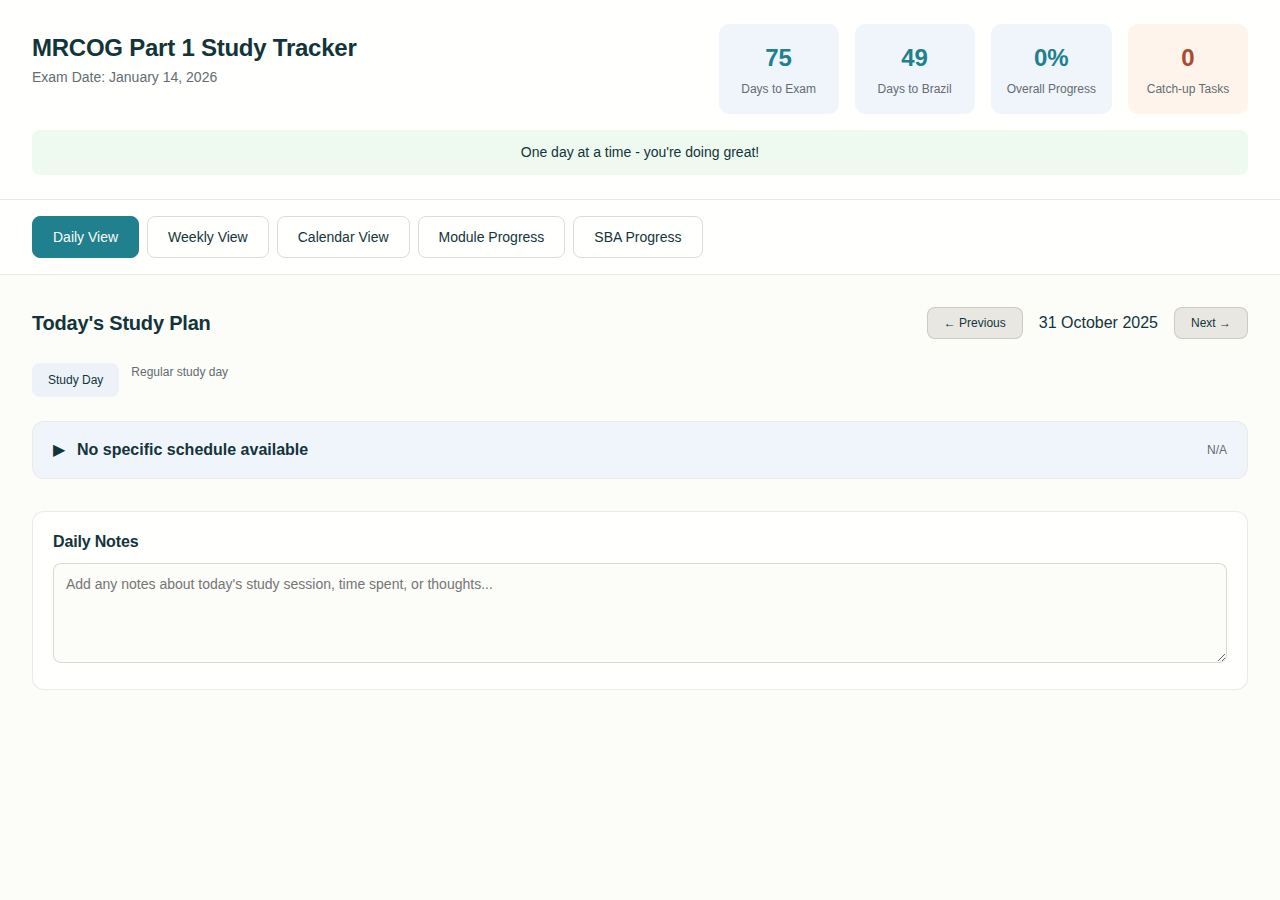
<file: draft/index.html>
<!DOCTYPE html>
<html lang="en">
<head>
    <meta charset="UTF-8">
    <meta name="viewport" content="width=device-width, initial-scale=1.0">
    <title>MRCOG Study Tracker - Jan 14, 2026 Exam</title>
    <link rel="stylesheet" href="style.css">
</head>
<body>
    <div class="app-container">
        <!-- Header with key stats -->
        <header class="app-header">
            <div class="header-content">
                <div class="header-left">
                    <h1>MRCOG Part 1 Study Tracker</h1>
                    <p class="exam-date">Exam Date: January 14, 2026</p>
                </div>
                <div class="header-stats">
                    <div class="stat-card">
                        <div class="stat-value" id="daysUntilExam">--</div>
                        <div class="stat-label">Days to Exam</div>
                    </div>
                    <div class="stat-card">
                        <div class="stat-value" id="daysUntilBrazil">--</div>
                        <div class="stat-label">Days to Brazil</div>
                    </div>
                    <div class="stat-card">
                        <div class="stat-value" id="overallProgress">0%</div>
                        <div class="stat-label">Overall Progress</div>
                    </div>
                    <div class="stat-card catch-up-stat">
                        <div class="stat-value" id="catchUpCount">0</div>
                        <div class="stat-label">Catch-up Tasks</div>
                    </div>
                </div>
            </div>
            <div class="motivational-banner" id="motivationalBanner">
                You've got this - Jan 14 is going to be your day!
            </div>
        </header>

        <!-- Navigation tabs -->
        <nav class="view-tabs">
            <button class="tab-btn active" data-view="daily" onclick="switchView('daily')">
                Daily View
            </button>
            <button class="tab-btn" data-view="weekly" onclick="switchView('weekly')">
                Weekly View
            </button>
            <button class="tab-btn" data-view="calendar" onclick="switchView('calendar')">
                Calendar View
            </button>
            <button class="tab-btn" data-view="modules" onclick="switchView('modules')">
                Module Progress
            </button>
            <button class="tab-btn" data-view="sba" onclick="switchView('sba')">
                SBA Progress
            </button>
        </nav>

        <!-- Main content area -->
        <main class="main-content">
            <!-- Catch-up Queue Panel -->
            <div id="catchUpQueue" class="catch-up-queue-panel">
                <div class="catch-up-header">
                    <h3>⚠️ Catch-up Queue</h3>
                    <button onclick="toggleCatchUpQueue()" class="btn btn--sm btn--secondary" id="toggleCatchUpBtn">Hide</button>
                </div>
                <div id="catchUpContent" class="catch-up-content">
                    <p class="no-catchup">No catch-up tasks! You're all caught up! 🎉</p>
                </div>
            </div>

            <!-- Daily View -->
            <section id="dailyView" class="view-section active">
                <div class="view-header">
                    <h2>Today's Study Plan</h2>
                    <div class="date-navigator">
                        <button onclick="changeDay(-1)" class="nav-btn">← Previous</button>
                        <span id="currentDate" class="current-date">October 31, 2025</span>
                        <button onclick="changeDay(1)" class="nav-btn">Next →</button>
                    </div>
                </div>

                <div class="day-info" id="dayInfo">
                    <span class="day-type-badge" id="dayTypeBadge">Regular Day</span>
                    <span class="work-info" id="workInfo"></span>
                </div>

                <div class="daily-content" id="dailyContent">
                    <!-- Daily tasks will be populated here -->
                </div>

                <div class="revision-resources-section" id="revisionResourcesSection">
                    <h3>📚 Revision Resources for This Week</h3>
                    <div id="revisionResourcesContent">
                        <!-- Revision resources will be populated here -->
                    </div>
                </div>

                <div class="notes-section">
                    <h3>Daily Notes</h3>
                    <textarea id="dailyNotes" placeholder="Add any notes about today's study session, time spent, or thoughts..."></textarea>
                </div>
            </section>

            <!-- Weekly View -->
            <section id="weeklyView" class="view-section">
                <div class="view-header">
                    <h2>Weekly Overview</h2>
                    <div class="week-navigator">
                        <button onclick="changeWeek(-1)" class="nav-btn">← Previous Week</button>
                        <span id="currentWeek" class="current-date">Week of Nov 1</span>
                        <button onclick="changeWeek(1)" class="nav-btn">Next Week →</button>
                    </div>
                </div>
                <div id="weeklyContent" class="weekly-content">
                    <!-- Weekly view will be populated here -->
                </div>
            </section>

            <!-- Calendar View -->
            <section id="calendarView" class="view-section">
                <div class="view-header">
                    <h2>Study Calendar</h2>
                    <div class="month-navigator">
                        <button onclick="changeMonth(-1)" class="nav-btn">← Previous</button>
                        <span id="currentMonth" class="current-date">November 2025</span>
                        <button onclick="changeMonth(1)" class="nav-btn">Next →</button>
                    </div>
                </div>
                <div class="calendar-legend">
                    <span class="legend-item"><span class="legend-color work-day"></span> Work Day</span>
                    <span class="legend-item"><span class="legend-color revision-day"></span> Revision Day</span>
                    <span class="legend-item"><span class="legend-color brazil-trip"></span> Brazil Trip</span>
                    <span class="legend-item"><span class="legend-color exam-day"></span> Exam Day</span>
                </div>
                <div id="calendarContent" class="calendar-grid">
                    <!-- Calendar will be populated here -->
                </div>
            </section>

            <!-- Module Progress View -->
            <section id="modulesView" class="view-section">
                <div class="view-header">
                    <h2>Module Progress Overview</h2>
                </div>
                <div id="modulesContent" class="modules-grid">
                    <!-- Modules will be populated here -->
                </div>
            </section>

            <!-- SBA Progress View -->
            <section id="sbaView" class="view-section">
                <div class="view-header">
                    <h2>SBA Test Progress Tracker</h2>
                    <div class="sba-overview">
                        <span id="sbaCompleted">0</span> / <span id="sbaTotal">46</span> SBA days completed
                    </div>
                </div>
                <div id="sbaContent" class="sba-grid">
                    <!-- SBA progress will be populated here -->
                </div>
            </section>
        </main>
    </div>

    <script src="app.js"></script>
</body>
</html>
</file>
<file: draft/style.css>
:root {
  /* Primitive Color Tokens */
  --color-white: rgba(255, 255, 255, 1);
  --color-black: rgba(0, 0, 0, 1);
  --color-cream-50: rgba(252, 252, 249, 1);
  --color-cream-100: rgba(255, 255, 253, 1);
  --color-gray-200: rgba(245, 245, 245, 1);
  --color-gray-300: rgba(167, 169, 169, 1);
  --color-gray-400: rgba(119, 124, 124, 1);
  --color-slate-500: rgba(98, 108, 113, 1);
  --color-brown-600: rgba(94, 82, 64, 1);
  --color-charcoal-700: rgba(31, 33, 33, 1);
  --color-charcoal-800: rgba(38, 40, 40, 1);
  --color-slate-900: rgba(19, 52, 59, 1);
  --color-teal-300: rgba(50, 184, 198, 1);
  --color-teal-400: rgba(45, 166, 178, 1);
  --color-teal-500: rgba(33, 128, 141, 1);
  --color-teal-600: rgba(29, 116, 128, 1);
  --color-teal-700: rgba(26, 104, 115, 1);
  --color-teal-800: rgba(41, 150, 161, 1);
  --color-red-400: rgba(255, 84, 89, 1);
  --color-red-500: rgba(192, 21, 47, 1);
  --color-orange-400: rgba(230, 129, 97, 1);
  --color-orange-500: rgba(168, 75, 47, 1);

  /* RGB versions for opacity control */
  --color-brown-600-rgb: 94, 82, 64;
  --color-teal-500-rgb: 33, 128, 141;
  --color-slate-900-rgb: 19, 52, 59;
  --color-slate-500-rgb: 98, 108, 113;
  --color-red-500-rgb: 192, 21, 47;
  --color-red-400-rgb: 255, 84, 89;
  --color-orange-500-rgb: 168, 75, 47;
  --color-orange-400-rgb: 230, 129, 97;

  /* Background color tokens (Light Mode) */
  --color-bg-1: rgba(59, 130, 246, 0.08); /* Light blue */
  --color-bg-2: rgba(245, 158, 11, 0.08); /* Light yellow */
  --color-bg-3: rgba(34, 197, 94, 0.08); /* Light green */
  --color-bg-4: rgba(239, 68, 68, 0.08); /* Light red */
  --color-bg-5: rgba(147, 51, 234, 0.08); /* Light purple */
  --color-bg-6: rgba(249, 115, 22, 0.08); /* Light orange */
  --color-bg-7: rgba(236, 72, 153, 0.08); /* Light pink */
  --color-bg-8: rgba(6, 182, 212, 0.08); /* Light cyan */

  /* Semantic Color Tokens (Light Mode) */
  --color-background: var(--color-cream-50);
  --color-surface: var(--color-cream-100);
  --color-text: var(--color-slate-900);
  --color-text-secondary: var(--color-slate-500);
  --color-primary: var(--color-teal-500);
  --color-primary-hover: var(--color-teal-600);
  --color-primary-active: var(--color-teal-700);
  --color-secondary: rgba(var(--color-brown-600-rgb), 0.12);
  --color-secondary-hover: rgba(var(--color-brown-600-rgb), 0.2);
  --color-secondary-active: rgba(var(--color-brown-600-rgb), 0.25);
  --color-border: rgba(var(--color-brown-600-rgb), 0.2);
  --color-btn-primary-text: var(--color-cream-50);
  --color-card-border: rgba(var(--color-brown-600-rgb), 0.12);
  --color-card-border-inner: rgba(var(--color-brown-600-rgb), 0.12);
  --color-error: var(--color-red-500);
  --color-success: var(--color-teal-500);
  --color-warning: var(--color-orange-500);
  --color-info: var(--color-slate-500);
  --color-focus-ring: rgba(var(--color-teal-500-rgb), 0.4);
  --color-select-caret: rgba(var(--color-slate-900-rgb), 0.8);

  /* Common style patterns */
  --focus-ring: 0 0 0 3px var(--color-focus-ring);
  --focus-outline: 2px solid var(--color-primary);
  --status-bg-opacity: 0.15;
  --status-border-opacity: 0.25;
  --select-caret-light: url("data:image/svg+xml,%3Csvg xmlns='http://www.w3.org/2000/svg' width='16' height='16' viewBox='0 0 24 24' fill='none' stroke='%23134252' stroke-width='2' stroke-linecap='round' stroke-linejoin='round'%3E%3Cpolyline points='6 9 12 15 18 9'%3E%3C/polyline%3E%3C/svg%3E");
  --select-caret-dark: url("data:image/svg+xml,%3Csvg xmlns='http://www.w3.org/2000/svg' width='16' height='16' viewBox='0 0 24 24' fill='none' stroke='%23f5f5f5' stroke-width='2' stroke-linecap='round' stroke-linejoin='round'%3E%3Cpolyline points='6 9 12 15 18 9'%3E%3C/polyline%3E%3C/svg%3E");

  /* RGB versions for opacity control */
  --color-success-rgb: 33, 128, 141;
  --color-error-rgb: 192, 21, 47;
  --color-warning-rgb: 168, 75, 47;
  --color-info-rgb: 98, 108, 113;

  /* Typography */
  --font-family-base: "FKGroteskNeue", "Geist", "Inter", -apple-system,
    BlinkMacSystemFont, "Segoe UI", Roboto, sans-serif;
  --font-family-mono: "Berkeley Mono", ui-monospace, SFMono-Regular, Menlo,
    Monaco, Consolas, monospace;
  --font-size-xs: 11px;
  --font-size-sm: 12px;
  --font-size-base: 14px;
  --font-size-md: 14px;
  --font-size-lg: 16px;
  --font-size-xl: 18px;
  --font-size-2xl: 20px;
  --font-size-3xl: 24px;
  --font-size-4xl: 30px;
  --font-weight-normal: 400;
  --font-weight-medium: 500;
  --font-weight-semibold: 550;
  --font-weight-bold: 600;
  --line-height-tight: 1.2;
  --line-height-normal: 1.5;
  --letter-spacing-tight: -0.01em;

  /* Spacing */
  --space-0: 0;
  --space-1: 1px;
  --space-2: 2px;
  --space-4: 4px;
  --space-6: 6px;
  --space-8: 8px;
  --space-10: 10px;
  --space-12: 12px;
  --space-16: 16px;
  --space-20: 20px;
  --space-24: 24px;
  --space-32: 32px;

  /* Border Radius */
  --radius-sm: 6px;
  --radius-base: 8px;
  --radius-md: 10px;
  --radius-lg: 12px;
  --radius-full: 9999px;

  /* Shadows */
  --shadow-xs: 0 1px 2px rgba(0, 0, 0, 0.02);
  --shadow-sm: 0 1px 3px rgba(0, 0, 0, 0.04), 0 1px 2px rgba(0, 0, 0, 0.02);
  --shadow-md: 0 4px 6px -1px rgba(0, 0, 0, 0.04),
    0 2px 4px -1px rgba(0, 0, 0, 0.02);
  --shadow-lg: 0 10px 15px -3px rgba(0, 0, 0, 0.04),
    0 4px 6px -2px rgba(0, 0, 0, 0.02);
  --shadow-inset-sm: inset 0 1px 0 rgba(255, 255, 255, 0.15),
    inset 0 -1px 0 rgba(0, 0, 0, 0.03);

  /* Animation */
  --duration-fast: 150ms;
  --duration-normal: 250ms;
  --ease-standard: cubic-bezier(0.16, 1, 0.3, 1);

  /* Layout */
  --container-sm: 640px;
  --container-md: 768px;
  --container-lg: 1024px;
  --container-xl: 1280px;
}

/* Dark mode colors */
@media (prefers-color-scheme: dark) {
  :root {
    /* RGB versions for opacity control (Dark Mode) */
    --color-gray-400-rgb: 119, 124, 124;
    --color-teal-300-rgb: 50, 184, 198;
    --color-gray-300-rgb: 167, 169, 169;
    --color-gray-200-rgb: 245, 245, 245;

    /* Background color tokens (Dark Mode) */
    --color-bg-1: rgba(29, 78, 216, 0.15); /* Dark blue */
    --color-bg-2: rgba(180, 83, 9, 0.15); /* Dark yellow */
    --color-bg-3: rgba(21, 128, 61, 0.15); /* Dark green */
    --color-bg-4: rgba(185, 28, 28, 0.15); /* Dark red */
    --color-bg-5: rgba(107, 33, 168, 0.15); /* Dark purple */
    --color-bg-6: rgba(194, 65, 12, 0.15); /* Dark orange */
    --color-bg-7: rgba(190, 24, 93, 0.15); /* Dark pink */
    --color-bg-8: rgba(8, 145, 178, 0.15); /* Dark cyan */

    /* Semantic Color Tokens (Dark Mode) */
    --color-background: var(--color-charcoal-700);
    --color-surface: var(--color-charcoal-800);
    --color-text: var(--color-gray-200);
    --color-text-secondary: rgba(var(--color-gray-300-rgb), 0.7);
    --color-primary: var(--color-teal-300);
    --color-primary-hover: var(--color-teal-400);
    --color-primary-active: var(--color-teal-800);
    --color-secondary: rgba(var(--color-gray-400-rgb), 0.15);
    --color-secondary-hover: rgba(var(--color-gray-400-rgb), 0.25);
    --color-secondary-active: rgba(var(--color-gray-400-rgb), 0.3);
    --color-border: rgba(var(--color-gray-400-rgb), 0.3);
    --color-error: var(--color-red-400);
    --color-success: var(--color-teal-300);
    --color-warning: var(--color-orange-400);
    --color-info: var(--color-gray-300);
    --color-focus-ring: rgba(var(--color-teal-300-rgb), 0.4);
    --color-btn-primary-text: var(--color-slate-900);
    --color-card-border: rgba(var(--color-gray-400-rgb), 0.2);
    --color-card-border-inner: rgba(var(--color-gray-400-rgb), 0.15);
    --shadow-inset-sm: inset 0 1px 0 rgba(255, 255, 255, 0.1),
      inset 0 -1px 0 rgba(0, 0, 0, 0.15);
    --button-border-secondary: rgba(var(--color-gray-400-rgb), 0.2);
    --color-border-secondary: rgba(var(--color-gray-400-rgb), 0.2);
    --color-select-caret: rgba(var(--color-gray-200-rgb), 0.8);

    /* Common style patterns - updated for dark mode */
    --focus-ring: 0 0 0 3px var(--color-focus-ring);
    --focus-outline: 2px solid var(--color-primary);
    --status-bg-opacity: 0.15;
    --status-border-opacity: 0.25;
    --select-caret-light: url("data:image/svg+xml,%3Csvg xmlns='http://www.w3.org/2000/svg' width='16' height='16' viewBox='0 0 24 24' fill='none' stroke='%23134252' stroke-width='2' stroke-linecap='round' stroke-linejoin='round'%3E%3Cpolyline points='6 9 12 15 18 9'%3E%3C/polyline%3E%3C/svg%3E");
    --select-caret-dark: url("data:image/svg+xml,%3Csvg xmlns='http://www.w3.org/2000/svg' width='16' height='16' viewBox='0 0 24 24' fill='none' stroke='%23f5f5f5' stroke-width='2' stroke-linecap='round' stroke-linejoin='round'%3E%3Cpolyline points='6 9 12 15 18 9'%3E%3C/polyline%3E%3C/svg%3E");

    /* RGB versions for dark mode */
    --color-success-rgb: var(--color-teal-300-rgb);
    --color-error-rgb: var(--color-red-400-rgb);
    --color-warning-rgb: var(--color-orange-400-rgb);
    --color-info-rgb: var(--color-gray-300-rgb);
  }
}

/* Data attribute for manual theme switching */
[data-color-scheme="dark"] {
  /* RGB versions for opacity control (dark mode) */
  --color-gray-400-rgb: 119, 124, 124;
  --color-teal-300-rgb: 50, 184, 198;
  --color-gray-300-rgb: 167, 169, 169;
  --color-gray-200-rgb: 245, 245, 245;

  /* Colorful background palette - Dark Mode */
  --color-bg-1: rgba(29, 78, 216, 0.15); /* Dark blue */
  --color-bg-2: rgba(180, 83, 9, 0.15); /* Dark yellow */
  --color-bg-3: rgba(21, 128, 61, 0.15); /* Dark green */
  --color-bg-4: rgba(185, 28, 28, 0.15); /* Dark red */
  --color-bg-5: rgba(107, 33, 168, 0.15); /* Dark purple */
  --color-bg-6: rgba(194, 65, 12, 0.15); /* Dark orange */
  --color-bg-7: rgba(190, 24, 93, 0.15); /* Dark pink */
  --color-bg-8: rgba(8, 145, 178, 0.15); /* Dark cyan */

  /* Semantic Color Tokens (Dark Mode) */
  --color-background: var(--color-charcoal-700);
  --color-surface: var(--color-charcoal-800);
  --color-text: var(--color-gray-200);
  --color-text-secondary: rgba(var(--color-gray-300-rgb), 0.7);
  --color-primary: var(--color-teal-300);
  --color-primary-hover: var(--color-teal-400);
  --color-primary-active: var(--color-teal-800);
  --color-secondary: rgba(var(--color-gray-400-rgb), 0.15);
  --color-secondary-hover: rgba(var(--color-gray-400-rgb), 0.25);
  --color-secondary-active: rgba(var(--color-gray-400-rgb), 0.3);
  --color-border: rgba(var(--color-gray-400-rgb), 0.3);
  --color-error: var(--color-red-400);
  --color-success: var(--color-teal-300);
  --color-warning: var(--color-orange-400);
  --color-info: var(--color-gray-300);
  --color-focus-ring: rgba(var(--color-teal-300-rgb), 0.4);
  --color-btn-primary-text: var(--color-slate-900);
  --color-card-border: rgba(var(--color-gray-400-rgb), 0.15);
  --color-card-border-inner: rgba(var(--color-gray-400-rgb), 0.15);
  --shadow-inset-sm: inset 0 1px 0 rgba(255, 255, 255, 0.1),
    inset 0 -1px 0 rgba(0, 0, 0, 0.15);
  --color-border-secondary: rgba(var(--color-gray-400-rgb), 0.2);
  --color-select-caret: rgba(var(--color-gray-200-rgb), 0.8);

  /* Common style patterns - updated for dark mode */
  --focus-ring: 0 0 0 3px var(--color-focus-ring);
  --focus-outline: 2px solid var(--color-primary);
  --status-bg-opacity: 0.15;
  --status-border-opacity: 0.25;
  --select-caret-light: url("data:image/svg+xml,%3Csvg xmlns='http://www.w3.org/2000/svg' width='16' height='16' viewBox='0 0 24 24' fill='none' stroke='%23134252' stroke-width='2' stroke-linecap='round' stroke-linejoin='round'%3E%3Cpolyline points='6 9 12 15 18 9'%3E%3C/polyline%3E%3C/svg%3E");
  --select-caret-dark: url("data:image/svg+xml,%3Csvg xmlns='http://www.w3.org/2000/svg' width='16' height='16' viewBox='0 0 24 24' fill='none' stroke='%23f5f5f5' stroke-width='2' stroke-linecap='round' stroke-linejoin='round'%3E%3Cpolyline points='6 9 12 15 18 9'%3E%3C/polyline%3E%3C/svg%3E");

  /* RGB versions for dark mode */
  --color-success-rgb: var(--color-teal-300-rgb);
  --color-error-rgb: var(--color-red-400-rgb);
  --color-warning-rgb: var(--color-orange-400-rgb);
  --color-info-rgb: var(--color-gray-300-rgb);
}

[data-color-scheme="light"] {
  /* RGB versions for opacity control (light mode) */
  --color-brown-600-rgb: 94, 82, 64;
  --color-teal-500-rgb: 33, 128, 141;
  --color-slate-900-rgb: 19, 52, 59;

  /* Semantic Color Tokens (Light Mode) */
  --color-background: var(--color-cream-50);
  --color-surface: var(--color-cream-100);
  --color-text: var(--color-slate-900);
  --color-text-secondary: var(--color-slate-500);
  --color-primary: var(--color-teal-500);
  --color-primary-hover: var(--color-teal-600);
  --color-primary-active: var(--color-teal-700);
  --color-secondary: rgba(var(--color-brown-600-rgb), 0.12);
  --color-secondary-hover: rgba(var(--color-brown-600-rgb), 0.2);
  --color-secondary-active: rgba(var(--color-brown-600-rgb), 0.25);
  --color-border: rgba(var(--color-brown-600-rgb), 0.2);
  --color-btn-primary-text: var(--color-cream-50);
  --color-card-border: rgba(var(--color-brown-600-rgb), 0.12);
  --color-card-border-inner: rgba(var(--color-brown-600-rgb), 0.12);
  --color-error: var(--color-red-500);
  --color-success: var(--color-teal-500);
  --color-warning: var(--color-orange-500);
  --color-info: var(--color-slate-500);
  --color-focus-ring: rgba(var(--color-teal-500-rgb), 0.4);

  /* RGB versions for light mode */
  --color-success-rgb: var(--color-teal-500-rgb);
  --color-error-rgb: var(--color-red-500-rgb);
  --color-warning-rgb: var(--color-orange-500-rgb);
  --color-info-rgb: var(--color-slate-500-rgb);
}

/* Base styles */
html {
  font-size: var(--font-size-base);
  font-family: var(--font-family-base);
  line-height: var(--line-height-normal);
  color: var(--color-text);
  background-color: var(--color-background);
  -webkit-font-smoothing: antialiased;
  box-sizing: border-box;
}

body {
  margin: 0;
  padding: 0;
}

*,
*::before,
*::after {
  box-sizing: inherit;
}

/* Typography */
h1,
h2,
h3,
h4,
h5,
h6 {
  margin: 0;
  font-weight: var(--font-weight-semibold);
  line-height: var(--line-height-tight);
  color: var(--color-text);
  letter-spacing: var(--letter-spacing-tight);
}

h1 {
  font-size: var(--font-size-4xl);
}
h2 {
  font-size: var(--font-size-3xl);
}
h3 {
  font-size: var(--font-size-2xl);
}
h4 {
  font-size: var(--font-size-xl);
}
h5 {
  font-size: var(--font-size-lg);
}
h6 {
  font-size: var(--font-size-md);
}

p {
  margin: 0 0 var(--space-16) 0;
}

a {
  color: var(--color-primary);
  text-decoration: none;
  transition: color var(--duration-fast) var(--ease-standard);
}

a:hover {
  color: var(--color-primary-hover);
}

code,
pre {
  font-family: var(--font-family-mono);
  font-size: calc(var(--font-size-base) * 0.95);
  background-color: var(--color-secondary);
  border-radius: var(--radius-sm);
}

code {
  padding: var(--space-1) var(--space-4);
}

pre {
  padding: var(--space-16);
  margin: var(--space-16) 0;
  overflow: auto;
  border: 1px solid var(--color-border);
}

pre code {
  background: none;
  padding: 0;
}

/* Buttons */
.btn {
  display: inline-flex;
  align-items: center;
  justify-content: center;
  padding: var(--space-8) var(--space-16);
  border-radius: var(--radius-base);
  font-size: var(--font-size-base);
  font-weight: 500;
  line-height: 1.5;
  cursor: pointer;
  transition: all var(--duration-normal) var(--ease-standard);
  border: none;
  text-decoration: none;
  position: relative;
}

.btn:focus-visible {
  outline: none;
  box-shadow: var(--focus-ring);
}

.btn--primary {
  background: var(--color-primary);
  color: var(--color-btn-primary-text);
}

.btn--primary:hover {
  background: var(--color-primary-hover);
}

.btn--primary:active {
  background: var(--color-primary-active);
}

.btn--secondary {
  background: var(--color-secondary);
  color: var(--color-text);
}

.btn--secondary:hover {
  background: var(--color-secondary-hover);
}

.btn--secondary:active {
  background: var(--color-secondary-active);
}

.btn--outline {
  background: transparent;
  border: 1px solid var(--color-border);
  color: var(--color-text);
}

.btn--outline:hover {
  background: var(--color-secondary);
}

.btn--sm {
  padding: var(--space-4) var(--space-12);
  font-size: var(--font-size-sm);
  border-radius: var(--radius-sm);
}

.btn--lg {
  padding: var(--space-10) var(--space-20);
  font-size: var(--font-size-lg);
  border-radius: var(--radius-md);
}

.btn--full-width {
  width: 100%;
}

.btn:disabled {
  opacity: 0.5;
  cursor: not-allowed;
}

/* Form elements */
.form-control {
  display: block;
  width: 100%;
  padding: var(--space-8) var(--space-12);
  font-size: var(--font-size-md);
  line-height: 1.5;
  color: var(--color-text);
  background-color: var(--color-surface);
  border: 1px solid var(--color-border);
  border-radius: var(--radius-base);
  transition: border-color var(--duration-fast) var(--ease-standard),
    box-shadow var(--duration-fast) var(--ease-standard);
}

textarea.form-control {
  font-family: var(--font-family-base);
  font-size: var(--font-size-base);
}

select.form-control {
  padding: var(--space-8) var(--space-12);
  -webkit-appearance: none;
  -moz-appearance: none;
  appearance: none;
  background-image: var(--select-caret-light);
  background-repeat: no-repeat;
  background-position: right var(--space-12) center;
  background-size: 16px;
  padding-right: var(--space-32);
}

/* Add a dark mode specific caret */
@media (prefers-color-scheme: dark) {
  select.form-control {
    background-image: var(--select-caret-dark);
  }
}

/* Also handle data-color-scheme */
[data-color-scheme="dark"] select.form-control {
  background-image: var(--select-caret-dark);
}

[data-color-scheme="light"] select.form-control {
  background-image: var(--select-caret-light);
}

.form-control:focus {
  border-color: var(--color-primary);
  outline: var(--focus-outline);
}

.form-label {
  display: block;
  margin-bottom: var(--space-8);
  font-weight: var(--font-weight-medium);
  font-size: var(--font-size-sm);
}

.form-group {
  margin-bottom: var(--space-16);
}

/* Card component */
.card {
  background-color: var(--color-surface);
  border-radius: var(--radius-lg);
  border: 1px solid var(--color-card-border);
  box-shadow: var(--shadow-sm);
  overflow: hidden;
  transition: box-shadow var(--duration-normal) var(--ease-standard);
}

.card:hover {
  box-shadow: var(--shadow-md);
}

.card__body {
  padding: var(--space-16);
}

.card__header,
.card__footer {
  padding: var(--space-16);
  border-bottom: 1px solid var(--color-card-border-inner);
}

/* Status indicators - simplified with CSS variables */
.status {
  display: inline-flex;
  align-items: center;
  padding: var(--space-6) var(--space-12);
  border-radius: var(--radius-full);
  font-weight: var(--font-weight-medium);
  font-size: var(--font-size-sm);
}

.status--success {
  background-color: rgba(
    var(--color-success-rgb, 33, 128, 141),
    var(--status-bg-opacity)
  );
  color: var(--color-success);
  border: 1px solid
    rgba(var(--color-success-rgb, 33, 128, 141), var(--status-border-opacity));
}

.status--error {
  background-color: rgba(
    var(--color-error-rgb, 192, 21, 47),
    var(--status-bg-opacity)
  );
  color: var(--color-error);
  border: 1px solid
    rgba(var(--color-error-rgb, 192, 21, 47), var(--status-border-opacity));
}

.status--warning {
  background-color: rgba(
    var(--color-warning-rgb, 168, 75, 47),
    var(--status-bg-opacity)
  );
  color: var(--color-warning);
  border: 1px solid
    rgba(var(--color-warning-rgb, 168, 75, 47), var(--status-border-opacity));
}

.status--info {
  background-color: rgba(
    var(--color-info-rgb, 98, 108, 113),
    var(--status-bg-opacity)
  );
  color: var(--color-info);
  border: 1px solid
    rgba(var(--color-info-rgb, 98, 108, 113), var(--status-border-opacity));
}

/* Container layout */
.container {
  width: 100%;
  margin-right: auto;
  margin-left: auto;
  padding-right: var(--space-16);
  padding-left: var(--space-16);
}

@media (min-width: 640px) {
  .container {
    max-width: var(--container-sm);
  }
}
@media (min-width: 768px) {
  .container {
    max-width: var(--container-md);
  }
}
@media (min-width: 1024px) {
  .container {
    max-width: var(--container-lg);
  }
}
@media (min-width: 1280px) {
  .container {
    max-width: var(--container-xl);
  }
}

/* Utility classes */
.flex {
  display: flex;
}
.flex-col {
  flex-direction: column;
}
.items-center {
  align-items: center;
}
.justify-center {
  justify-content: center;
}
.justify-between {
  justify-content: space-between;
}
.gap-4 {
  gap: var(--space-4);
}
.gap-8 {
  gap: var(--space-8);
}
.gap-16 {
  gap: var(--space-16);
}

.m-0 {
  margin: 0;
}
.mt-8 {
  margin-top: var(--space-8);
}
.mb-8 {
  margin-bottom: var(--space-8);
}
.mx-8 {
  margin-left: var(--space-8);
  margin-right: var(--space-8);
}
.my-8 {
  margin-top: var(--space-8);
  margin-bottom: var(--space-8);
}

.p-0 {
  padding: 0;
}
.py-8 {
  padding-top: var(--space-8);
  padding-bottom: var(--space-8);
}
.px-8 {
  padding-left: var(--space-8);
  padding-right: var(--space-8);
}
.py-16 {
  padding-top: var(--space-16);
  padding-bottom: var(--space-16);
}
.px-16 {
  padding-left: var(--space-16);
  padding-right: var(--space-16);
}

.block {
  display: block;
}
.hidden {
  display: none;
}

/* Accessibility */
.sr-only {
  position: absolute;
  width: 1px;
  height: 1px;
  padding: 0;
  margin: -1px;
  overflow: hidden;
  clip: rect(0, 0, 0, 0);
  white-space: nowrap;
  border-width: 0;
}

:focus-visible {
  outline: var(--focus-outline);
  outline-offset: 2px;
}

/* Dark mode specifics */
[data-color-scheme="dark"] .btn--outline {
  border: 1px solid var(--color-border-secondary);
}

@font-face {
  font-family: 'FKGroteskNeue';
  src: url('https://r2cdn.perplexity.ai/fonts/FKGroteskNeue.woff2')
    format('woff2');
}

/* END PERPLEXITY DESIGN SYSTEM */
:root {
  /* Primitive Color Tokens */
  --color-white: rgba(255, 255, 255, 1);
  --color-black: rgba(0, 0, 0, 1);
  --color-cream-50: rgba(252, 252, 249, 1);
  --color-cream-100: rgba(255, 255, 253, 1);
  --color-gray-200: rgba(245, 245, 245, 1);
  --color-gray-300: rgba(167, 169, 169, 1);
  --color-gray-400: rgba(119, 124, 124, 1);
  --color-slate-500: rgba(98, 108, 113, 1);
  --color-brown-600: rgba(94, 82, 64, 1);
  --color-charcoal-700: rgba(31, 33, 33, 1);
  --color-charcoal-800: rgba(38, 40, 40, 1);
  --color-slate-900: rgba(19, 52, 59, 1);
  --color-teal-300: rgba(50, 184, 198, 1);
  --color-teal-400: rgba(45, 166, 178, 1);
  --color-teal-500: rgba(33, 128, 141, 1);
  --color-teal-600: rgba(29, 116, 128, 1);
  --color-teal-700: rgba(26, 104, 115, 1);
  --color-teal-800: rgba(41, 150, 161, 1);
  --color-red-400: rgba(255, 84, 89, 1);
  --color-red-500: rgba(192, 21, 47, 1);
  --color-orange-400: rgba(230, 129, 97, 1);
  --color-orange-500: rgba(168, 75, 47, 1);

  /* RGB versions for opacity control */
  --color-brown-600-rgb: 94, 82, 64;
  --color-teal-500-rgb: 33, 128, 141;
  --color-slate-900-rgb: 19, 52, 59;
  --color-slate-500-rgb: 98, 108, 113;
  --color-red-500-rgb: 192, 21, 47;
  --color-red-400-rgb: 255, 84, 89;
  --color-orange-500-rgb: 168, 75, 47;
  --color-orange-400-rgb: 230, 129, 97;

  /* Background color tokens (Light Mode) */
  --color-bg-1: rgba(59, 130, 246, 0.08);
  --color-bg-2: rgba(245, 158, 11, 0.08);
  --color-bg-3: rgba(34, 197, 94, 0.08);
  --color-bg-4: rgba(239, 68, 68, 0.08);
  --color-bg-5: rgba(147, 51, 234, 0.08);
  --color-bg-6: rgba(249, 115, 22, 0.08);
  --color-bg-7: rgba(236, 72, 153, 0.08);
  --color-bg-8: rgba(6, 182, 212, 0.08);

  /* Semantic Color Tokens (Light Mode) */
  --color-background: var(--color-cream-50);
  --color-surface: var(--color-cream-100);
  --color-text: var(--color-slate-900);
  --color-text-secondary: var(--color-slate-500);
  --color-primary: var(--color-teal-500);
  --color-primary-hover: var(--color-teal-600);
  --color-primary-active: var(--color-teal-700);
  --color-secondary: rgba(var(--color-brown-600-rgb), 0.12);
  --color-secondary-hover: rgba(var(--color-brown-600-rgb), 0.2);
  --color-secondary-active: rgba(var(--color-brown-600-rgb), 0.25);
  --color-border: rgba(var(--color-brown-600-rgb), 0.2);
  --color-btn-primary-text: var(--color-cream-50);
  --color-card-border: rgba(var(--color-brown-600-rgb), 0.12);
  --color-card-border-inner: rgba(var(--color-brown-600-rgb), 0.12);
  --color-error: var(--color-red-500);
  --color-success: var(--color-teal-500);
  --color-warning: var(--color-orange-500);
  --color-info: var(--color-slate-500);
  --color-focus-ring: rgba(var(--color-teal-500-rgb), 0.4);
  --color-select-caret: rgba(var(--color-slate-900-rgb), 0.8);

  /* Typography */
  --font-family-base: "FKGroteskNeue", "Geist", "Inter", -apple-system, BlinkMacSystemFont, "Segoe UI", Roboto, sans-serif;
  --font-size-xs: 11px;
  --font-size-sm: 12px;
  --font-size-base: 14px;
  --font-size-md: 14px;
  --font-size-lg: 16px;
  --font-size-xl: 18px;
  --font-size-2xl: 20px;
  --font-size-3xl: 24px;
  --font-size-4xl: 30px;
  --font-weight-normal: 400;
  --font-weight-medium: 500;
  --font-weight-semibold: 550;
  --font-weight-bold: 600;
  --line-height-tight: 1.2;
  --line-height-normal: 1.5;

  /* Spacing */
  --space-4: 4px;
  --space-8: 8px;
  --space-12: 12px;
  --space-16: 16px;
  --space-20: 20px;
  --space-24: 24px;
  --space-32: 32px;

  /* Border Radius */
  --radius-sm: 6px;
  --radius-base: 8px;
  --radius-md: 10px;
  --radius-lg: 12px;

  /* Shadows */
  --shadow-sm: 0 1px 3px rgba(0, 0, 0, 0.04), 0 1px 2px rgba(0, 0, 0, 0.02);
  --shadow-md: 0 4px 6px -1px rgba(0, 0, 0, 0.04), 0 2px 4px -1px rgba(0, 0, 0, 0.02);
}

@font-face {
  font-family: 'FKGroteskNeue';
  src: url('https://r2cdn.perplexity.ai/fonts/FKGroteskNeue.woff2') format('woff2');
}

* {
  box-sizing: border-box;
  margin: 0;
  padding: 0;
}

body {
  font-family: var(--font-family-base);
  background-color: var(--color-background);
  color: var(--color-text);
  line-height: var(--line-height-normal);
  font-size: var(--font-size-base);
}

.app-container {
  min-height: 100vh;
  padding-bottom: var(--space-32);
}

/* Header Styles */
.app-header {
  background-color: var(--color-surface);
  border-bottom: 1px solid var(--color-card-border);
  padding: var(--space-24) var(--space-32);
}

.header-content {
  display: flex;
  justify-content: space-between;
  align-items: center;
  margin-bottom: var(--space-16);
  flex-wrap: wrap;
  gap: var(--space-24);
}

.header-left h1 {
  font-size: var(--font-size-3xl);
  font-weight: var(--font-weight-bold);
  color: var(--color-text);
  margin-bottom: var(--space-4);
}

.exam-date {
  color: var(--color-text-secondary);
  font-size: var(--font-size-base);
}

.header-stats {
  display: flex;
  gap: var(--space-16);
  flex-wrap: wrap;
}

.stat-card {
  background-color: var(--color-bg-1);
  padding: var(--space-16);
  border-radius: var(--radius-md);
  text-align: center;
  min-width: 120px;
}

.stat-card.catch-up-stat {
  background-color: var(--color-bg-6);
}

.stat-card.catch-up-stat .stat-value {
  color: var(--color-warning);
}

.stat-value {
  font-size: var(--font-size-3xl);
  font-weight: var(--font-weight-bold);
  color: var(--color-primary);
  margin-bottom: var(--space-4);
}

.stat-label {
  font-size: var(--font-size-sm);
  color: var(--color-text-secondary);
}

.motivational-banner {
  background-color: var(--color-bg-3);
  padding: var(--space-12) var(--space-20);
  border-radius: var(--radius-base);
  text-align: center;
  font-weight: var(--font-weight-medium);
  color: var(--color-text);
}

/* Navigation Tabs */
.view-tabs {
  display: flex;
  gap: var(--space-8);
  padding: var(--space-16) var(--space-32);
  background-color: var(--color-surface);
  border-bottom: 1px solid var(--color-card-border);
  overflow-x: auto;
}

.tab-btn {
  padding: var(--space-12) var(--space-20);
  background-color: transparent;
  border: 1px solid var(--color-border);
  border-radius: var(--radius-base);
  font-size: var(--font-size-base);
  font-weight: var(--font-weight-medium);
  color: var(--color-text);
  cursor: pointer;
  transition: all 0.2s ease;
  white-space: nowrap;
}

.tab-btn:hover {
  background-color: var(--color-secondary);
}

.tab-btn.active {
  background-color: var(--color-primary);
  color: var(--color-btn-primary-text);
  border-color: var(--color-primary);
}

/* Main Content */
.main-content {
  padding: var(--space-32);
  max-width: 1400px;
  margin: 0 auto;
}

.view-section {
  display: none;
}

.view-section.active {
  display: block;
}

.view-header {
  display: flex;
  justify-content: space-between;
  align-items: center;
  margin-bottom: var(--space-24);
  flex-wrap: wrap;
  gap: var(--space-16);
}

.view-header h2 {
  font-size: var(--font-size-2xl);
  font-weight: var(--font-weight-semibold);
  color: var(--color-text);
}

.date-navigator,
.week-navigator,
.month-navigator {
  display: flex;
  align-items: center;
  gap: var(--space-16);
}

.nav-btn {
  padding: var(--space-8) var(--space-16);
  background-color: var(--color-secondary);
  border: 1px solid var(--color-border);
  border-radius: var(--radius-base);
  font-size: var(--font-size-sm);
  color: var(--color-text);
  cursor: pointer;
  transition: all 0.2s ease;
}

.nav-btn:hover {
  background-color: var(--color-secondary-hover);
}

.current-date {
  font-weight: var(--font-weight-medium);
  font-size: var(--font-size-lg);
  color: var(--color-text);
}

/* Day Info */
.day-info {
  display: flex;
  gap: var(--space-12);
  margin-bottom: var(--space-24);
  flex-wrap: wrap;
}

.day-type-badge {
  padding: var(--space-8) var(--space-16);
  background-color: var(--color-bg-1);
  border-radius: var(--radius-base);
  font-size: var(--font-size-sm);
  font-weight: var(--font-weight-medium);
}

.day-type-badge.work-day {
  background-color: var(--color-bg-4);
}

.day-type-badge.revision-day {
  background-color: var(--color-bg-2);
}

.day-type-badge.brazil-trip {
  background-color: var(--color-bg-8);
}

.work-info {
  color: var(--color-text-secondary);
  font-size: var(--font-size-sm);
}

/* Daily Content */
.daily-content {
  display: flex;
  flex-direction: column;
  gap: var(--space-16);
}

.task-category {
  background-color: var(--color-surface);
  border: 1px solid var(--color-card-border);
  border-radius: var(--radius-lg);
  overflow: hidden;
}

.task-category-header {
  display: flex;
  justify-content: space-between;
  align-items: center;
  padding: var(--space-16) var(--space-20);
  cursor: pointer;
  background-color: var(--color-bg-1);
  user-select: none;
}

.task-category-header:hover {
  background-color: var(--color-bg-2);
}

.category-title {
  display: flex;
  align-items: center;
  gap: var(--space-12);
  font-weight: var(--font-weight-semibold);
  font-size: var(--font-size-lg);
}

.toggle-icon {
  transition: transform 0.2s ease;
  font-size: var(--font-size-lg);
}

.toggle-icon.expanded {
  transform: rotate(90deg);
}

.category-meta {
  font-size: var(--font-size-sm);
  color: var(--color-text-secondary);
}

.task-category-content {
  display: none;
  padding: var(--space-20);
  padding-top: 0;
}

.task-category-content.expanded {
  display: block;
}

.task-list {
  list-style: none;
}

.task-item {
  display: flex;
  align-items: flex-start;
  gap: var(--space-12);
  padding: var(--space-12) 0;
  border-bottom: 1px solid var(--color-card-border-inner);
}

.task-item:last-child {
  border-bottom: none;
}

.task-item.catch-up {
  background-color: var(--color-bg-6);
  padding: var(--space-12);
  border-radius: var(--radius-base);
  border-left: 4px solid var(--color-warning);
}

.task-actions {
  display: flex;
  gap: var(--space-8);
  margin-top: var(--space-8);
}

.btn-reschedule {
  padding: var(--space-4) var(--space-12);
  background-color: var(--color-warning);
  color: var(--color-btn-primary-text);
  border: none;
  border-radius: var(--radius-sm);
  font-size: var(--font-size-xs);
  font-weight: var(--font-weight-medium);
  cursor: pointer;
  transition: all 0.2s ease;
  font-family: var(--font-family-base);
}

.btn-reschedule:hover {
  opacity: 0.85;
}

.btn {
  display: inline-flex;
  align-items: center;
  justify-content: center;
  padding: var(--space-8) var(--space-16);
  border-radius: var(--radius-base);
  font-size: var(--font-size-base);
  font-weight: var(--font-weight-medium);
  cursor: pointer;
  transition: all 0.2s ease;
  border: none;
  font-family: var(--font-family-base);
  text-decoration: none;
}

.btn--primary {
  background-color: var(--color-primary);
  color: var(--color-btn-primary-text);
}

.btn--primary:hover {
  background-color: var(--color-primary-hover);
}

.btn--secondary {
  background-color: var(--color-secondary);
  color: var(--color-text);
  border: 1px solid var(--color-border);
}

.btn--secondary:hover {
  background-color: var(--color-secondary-hover);
}

.btn--outline {
  background-color: transparent;
  color: var(--color-text);
  border: 1px solid var(--color-border);
}

.btn--outline:hover {
  background-color: var(--color-secondary);
}

.btn--sm {
  padding: var(--space-4) var(--space-12);
  font-size: var(--font-size-sm);
}

.catch-up-badge {
  padding: var(--space-4) var(--space-8);
  background-color: var(--color-warning);
  color: var(--color-btn-primary-text);
  border-radius: var(--radius-sm);
  font-size: var(--font-size-xs);
  font-weight: var(--font-weight-bold);
  margin-left: var(--space-8);
}

.task-checkbox {
  width: 20px;
  height: 20px;
  margin-top: 2px;
  cursor: pointer;
  accent-color: var(--color-primary);
}

.task-details {
  flex: 1;
}

.task-name {
  font-weight: var(--font-weight-medium);
  color: var(--color-text);
  margin-bottom: var(--space-4);
}

.task-item.completed .task-name {
  text-decoration: line-through;
  color: var(--color-text-secondary);
}

.task-meta {
  display: flex;
  gap: var(--space-12);
  font-size: var(--font-size-xs);
  color: var(--color-text-secondary);
  flex-wrap: wrap;
}

.task-badge {
  padding: var(--space-4) var(--space-8);
  background-color: var(--color-bg-3);
  border-radius: var(--radius-sm);
  font-size: var(--font-size-xs);
}

.task-badge.work-suitable {
  background-color: var(--color-bg-3);
}

/* Revision Resources Section */
.revision-resources-section {
  margin-top: var(--space-24);
  margin-bottom: var(--space-24);
  background-color: var(--color-surface);
  padding: var(--space-20);
  border: 1px solid var(--color-card-border);
  border-radius: var(--radius-lg);
}

.revision-resources-section h3 {
  font-size: var(--font-size-lg);
  font-weight: var(--font-weight-semibold);
  margin-bottom: var(--space-16);
  color: var(--color-text);
}

.resource-category {
  margin-bottom: var(--space-20);
}

.resource-category:last-child {
  margin-bottom: 0;
}

.resource-category-title {
  font-weight: var(--font-weight-semibold);
  font-size: var(--font-size-base);
  color: var(--color-primary);
  margin-bottom: var(--space-8);
  display: flex;
  align-items: center;
  gap: var(--space-8);
}

.resource-list {
  list-style: none;
  display: grid;
  gap: var(--space-8);
}

.resource-item {
  padding: var(--space-8) var(--space-12);
  background-color: var(--color-bg-1);
  border-radius: var(--radius-base);
  font-size: var(--font-size-sm);
  color: var(--color-text);
  display: flex;
  align-items: center;
  gap: var(--space-8);
}

.resource-item::before {
  content: "→";
  color: var(--color-primary);
  font-weight: var(--font-weight-bold);
}

/* Notes Section */
.notes-section {
  margin-top: var(--space-32);
  background-color: var(--color-surface);
  padding: var(--space-20);
  border: 1px solid var(--color-card-border);
  border-radius: var(--radius-lg);
}

.notes-section h3 {
  font-size: var(--font-size-lg);
  font-weight: var(--font-weight-semibold);
  margin-bottom: var(--space-12);
}

#dailyNotes {
  width: 100%;
  min-height: 100px;
  padding: var(--space-12);
  border: 1px solid var(--color-border);
  border-radius: var(--radius-base);
  font-family: var(--font-family-base);
  font-size: var(--font-size-base);
  color: var(--color-text);
  background-color: var(--color-background);
  resize: vertical;
}

/* Weekly View */
.weekly-content {
  display: grid;
  grid-template-columns: repeat(auto-fit, minmax(200px, 1fr));
  gap: var(--space-16);
}

.week-day-card {
  background-color: var(--color-surface);
  border: 1px solid var(--color-card-border);
  border-radius: var(--radius-lg);
  padding: var(--space-16);
  cursor: pointer;
  transition: all 0.2s ease;
}

.week-day-card:hover {
  box-shadow: var(--shadow-md);
  transform: translateY(-2px);
}

.week-day-card.work-day {
  border-left: 4px solid var(--color-error);
}

.week-day-card.revision-day {
  border-left: 4px solid var(--color-warning);
}

.week-day-card.brazil-trip {
  border-left: 4px solid var(--color-primary);
}

.week-day-header {
  font-weight: var(--font-weight-semibold);
  font-size: var(--font-size-lg);
  margin-bottom: var(--space-8);
  color: var(--color-text);
}

.week-day-date {
  font-size: var(--font-size-sm);
  color: var(--color-text-secondary);
  margin-bottom: var(--space-12);
}

.week-day-info {
  font-size: var(--font-size-sm);
  color: var(--color-text-secondary);
}

.week-day-modules {
  margin-top: var(--space-12);
  font-size: var(--font-size-sm);
  color: var(--color-text);
}

/* Calendar View */
.calendar-legend {
  display: flex;
  gap: var(--space-20);
  margin-bottom: var(--space-24);
  flex-wrap: wrap;
}

.legend-item {
  display: flex;
  align-items: center;
  gap: var(--space-8);
  font-size: var(--font-size-sm);
}

.legend-color {
  width: 20px;
  height: 20px;
  border-radius: var(--radius-sm);
  border: 1px solid var(--color-card-border);
}

.legend-color.work-day {
  background-color: var(--color-bg-4);
}

.legend-color.revision-day {
  background-color: var(--color-bg-2);
}

.legend-color.brazil-trip {
  background-color: var(--color-bg-8);
}

.legend-color.exam-day {
  background-color: var(--color-bg-5);
}

.calendar-grid {
  display: grid;
  grid-template-columns: repeat(7, 1fr);
  gap: var(--space-8);
}

.calendar-day-header {
  padding: var(--space-12);
  text-align: center;
  font-weight: var(--font-weight-semibold);
  font-size: var(--font-size-sm);
  color: var(--color-text-secondary);
}

.calendar-day {
  background-color: var(--color-surface);
  border: 1px solid var(--color-card-border);
  border-radius: var(--radius-base);
  padding: var(--space-12);
  min-height: 100px;
  cursor: pointer;
  transition: all 0.2s ease;
  position: relative;
}

.calendar-day:hover {
  box-shadow: var(--shadow-md);
}

.calendar-day.other-month {
  opacity: 0.3;
}

.calendar-day.today {
  border: 2px solid var(--color-primary);
}

.calendar-day.work-day {
  background-color: var(--color-bg-4);
}

.calendar-day.revision-day {
  background-color: var(--color-bg-2);
}

.calendar-day.brazil-trip {
  background-color: var(--color-bg-8);
}

.calendar-day.exam-day {
  background-color: var(--color-bg-5);
  border: 2px solid var(--color-warning);
}

.calendar-day-number {
  font-weight: var(--font-weight-semibold);
  font-size: var(--font-size-base);
  margin-bottom: var(--space-4);
}

.calendar-day-info {
  font-size: var(--font-size-xs);
  color: var(--color-text-secondary);
}

/* Modules View */
.catch-up-queue-panel {
  background-color: var(--color-bg-6);
  border: 2px solid var(--color-warning);
  border-radius: var(--radius-lg);
  padding: var(--space-20);
  margin: var(--space-24) var(--space-32);
  max-width: 1400px;
  margin-left: auto;
  margin-right: auto;
}

.catch-up-queue-panel.hidden {
  display: none;
}

.catch-up-header {
  display: flex;
  justify-content: space-between;
  align-items: center;
  margin-bottom: var(--space-16);
}

.catch-up-header h3 {
  font-size: var(--font-size-xl);
  font-weight: var(--font-weight-semibold);
  color: var(--color-text);
}

.catch-up-content {
  display: grid;
  gap: var(--space-12);
}

.no-catchup {
  text-align: center;
  color: var(--color-text-secondary);
  padding: var(--space-20);
  font-style: italic;
}

.catch-up-item {
  background-color: var(--color-surface);
  padding: var(--space-16);
  border-radius: var(--radius-md);
  border-left: 4px solid var(--color-warning);
  display: flex;
  justify-content: space-between;
  align-items: center;
  gap: var(--space-16);
}

.catch-up-item-info {
  flex: 1;
}

.catch-up-item-title {
  font-weight: var(--font-weight-semibold);
  color: var(--color-text);
  margin-bottom: var(--space-4);
}

.catch-up-item-meta {
  font-size: var(--font-size-sm);
  color: var(--color-text-secondary);
}

.catch-up-actions {
  display: flex;
  gap: var(--space-8);
}

.reschedule-modal {
  position: fixed;
  top: 0;
  left: 0;
  right: 0;
  bottom: 0;
  background-color: rgba(0, 0, 0, 0.5);
  display: flex;
  align-items: center;
  justify-content: center;
  z-index: 1000;
}

.reschedule-modal.hidden {
  display: none;
}

.reschedule-modal-content {
  background-color: var(--color-surface);
  border-radius: var(--radius-lg);
  padding: var(--space-32);
  max-width: 500px;
  width: 90%;
  box-shadow: var(--shadow-lg);
}

.reschedule-modal-header {
  font-size: var(--font-size-xl);
  font-weight: var(--font-weight-semibold);
  margin-bottom: var(--space-16);
  color: var(--color-text);
}

.reschedule-suggestion {
  background-color: var(--color-bg-3);
  padding: var(--space-16);
  border-radius: var(--radius-md);
  margin-bottom: var(--space-16);
}

.reschedule-suggestion-label {
  font-size: var(--font-size-sm);
  color: var(--color-text-secondary);
  margin-bottom: var(--space-8);
}

.reschedule-suggestion-date {
  font-size: var(--font-size-lg);
  font-weight: var(--font-weight-semibold);
  color: var(--color-text);
}

.reschedule-modal-actions {
  display: flex;
  gap: var(--space-12);
  margin-top: var(--space-20);
}

.reschedule-modal-actions button {
  flex: 1;
}

.date-picker-section {
  margin-top: var(--space-20);
  padding-top: var(--space-20);
  border-top: 1px solid var(--color-border);
}

.date-picker-label {
  font-size: var(--font-size-sm);
  font-weight: var(--font-weight-medium);
  margin-bottom: var(--space-8);
  color: var(--color-text);
}

.date-picker-input {
  width: 100%;
  padding: var(--space-12);
  border: 1px solid var(--color-border);
  border-radius: var(--radius-base);
  font-size: var(--font-size-base);
  color: var(--color-text);
  background-color: var(--color-background);
}

.modules-grid {
  display: grid;
  grid-template-columns: repeat(auto-fit, minmax(300px, 1fr));
  gap: var(--space-20);
}

.sba-grid {
  display: grid;
  grid-template-columns: repeat(auto-fit, minmax(350px, 1fr));
  gap: var(--space-20);
}

.sba-overview {
  font-size: var(--font-size-lg);
  font-weight: var(--font-weight-medium);
  color: var(--color-text);
}

.sba-module-card {
  background-color: var(--color-surface);
  border: 1px solid var(--color-card-border);
  border-radius: var(--radius-lg);
  padding: var(--space-20);
  box-shadow: var(--shadow-sm);
}

.sba-module-header {
  display: flex;
  justify-content: space-between;
  align-items: flex-start;
  margin-bottom: var(--space-16);
}

.sba-module-name {
  font-size: var(--font-size-lg);
  font-weight: var(--font-weight-semibold);
  color: var(--color-text);
}

.sba-module-meta {
  font-size: var(--font-size-sm);
  color: var(--color-text-secondary);
  margin-bottom: var(--space-12);
}

.sba-progress {
  margin-bottom: var(--space-12);
}

.sba-days-grid {
  display: grid;
  grid-template-columns: repeat(auto-fill, minmax(40px, 1fr));
  gap: var(--space-8);
  margin-top: var(--space-12);
}

.sba-day-box {
  aspect-ratio: 1;
  display: flex;
  align-items: center;
  justify-content: center;
  border: 1px solid var(--color-border);
  border-radius: var(--radius-sm);
  font-size: var(--font-size-xs);
  font-weight: var(--font-weight-medium);
  cursor: pointer;
  transition: all 0.2s ease;
}

.sba-day-box:hover {
  transform: scale(1.05);
}

.sba-day-box.completed {
  background-color: var(--color-primary);
  color: var(--color-btn-primary-text);
  border-color: var(--color-primary);
}

.sba-day-box.incomplete {
  background-color: var(--color-background);
  color: var(--color-text-secondary);
}

.module-card {
  background-color: var(--color-surface);
  border: 1px solid var(--color-card-border);
  border-radius: var(--radius-lg);
  padding: var(--space-20);
  box-shadow: var(--shadow-sm);
}

.module-header {
  display: flex;
  justify-content: space-between;
  align-items: flex-start;
  margin-bottom: var(--space-16);
}

.module-name {
  font-size: var(--font-size-lg);
  font-weight: var(--font-weight-semibold);
  color: var(--color-text);
}

.module-weight {
  padding: var(--space-4) var(--space-8);
  background-color: var(--color-bg-5);
  border-radius: var(--radius-sm);
  font-size: var(--font-size-xs);
  font-weight: var(--font-weight-medium);
}

.module-progress {
  margin-bottom: var(--space-12);
}

.progress-bar-container {
  width: 100%;
  height: 12px;
  background-color: var(--color-secondary);
  border-radius: var(--radius-sm);
  overflow: hidden;
  margin-bottom: var(--space-8);
}

.progress-bar {
  height: 100%;
  background-color: var(--color-primary);
  transition: width 0.3s ease;
}

.progress-text {
  display: flex;
  justify-content: space-between;
  font-size: var(--font-size-sm);
  color: var(--color-text-secondary);
}

.module-subtopics {
  font-size: var(--font-size-sm);
  color: var(--color-text-secondary);
}

/* Responsive Design */
.calendar-day.has-catchup::after {
  content: '⚠️';
  position: absolute;
  top: var(--space-4);
  right: var(--space-4);
  font-size: var(--font-size-xs);
}

@media (max-width: 768px) {
  .main-content {
    padding: var(--space-16);
  }

  .catch-up-queue-panel {
    margin: var(--space-16);
    padding: var(--space-16);
  }

  .catch-up-item {
    flex-direction: column;
    align-items: flex-start;
  }

  .catch-up-actions {
    width: 100%;
  }

  .catch-up-actions button {
    flex: 1;
  }

  .header-content {
    flex-direction: column;
    align-items: flex-start;
  }

  .header-stats {
    width: 100%;
    justify-content: space-between;
  }

  .stat-card {
    flex: 1;
    min-width: auto;
  }

  .view-header {
    flex-direction: column;
    align-items: flex-start;
  }

  .calendar-grid {
    gap: var(--space-4);
  }

  .calendar-day {
    min-height: 80px;
    padding: var(--space-8);
  }

  .modules-grid {
    grid-template-columns: 1fr;
  }
}
</file>
